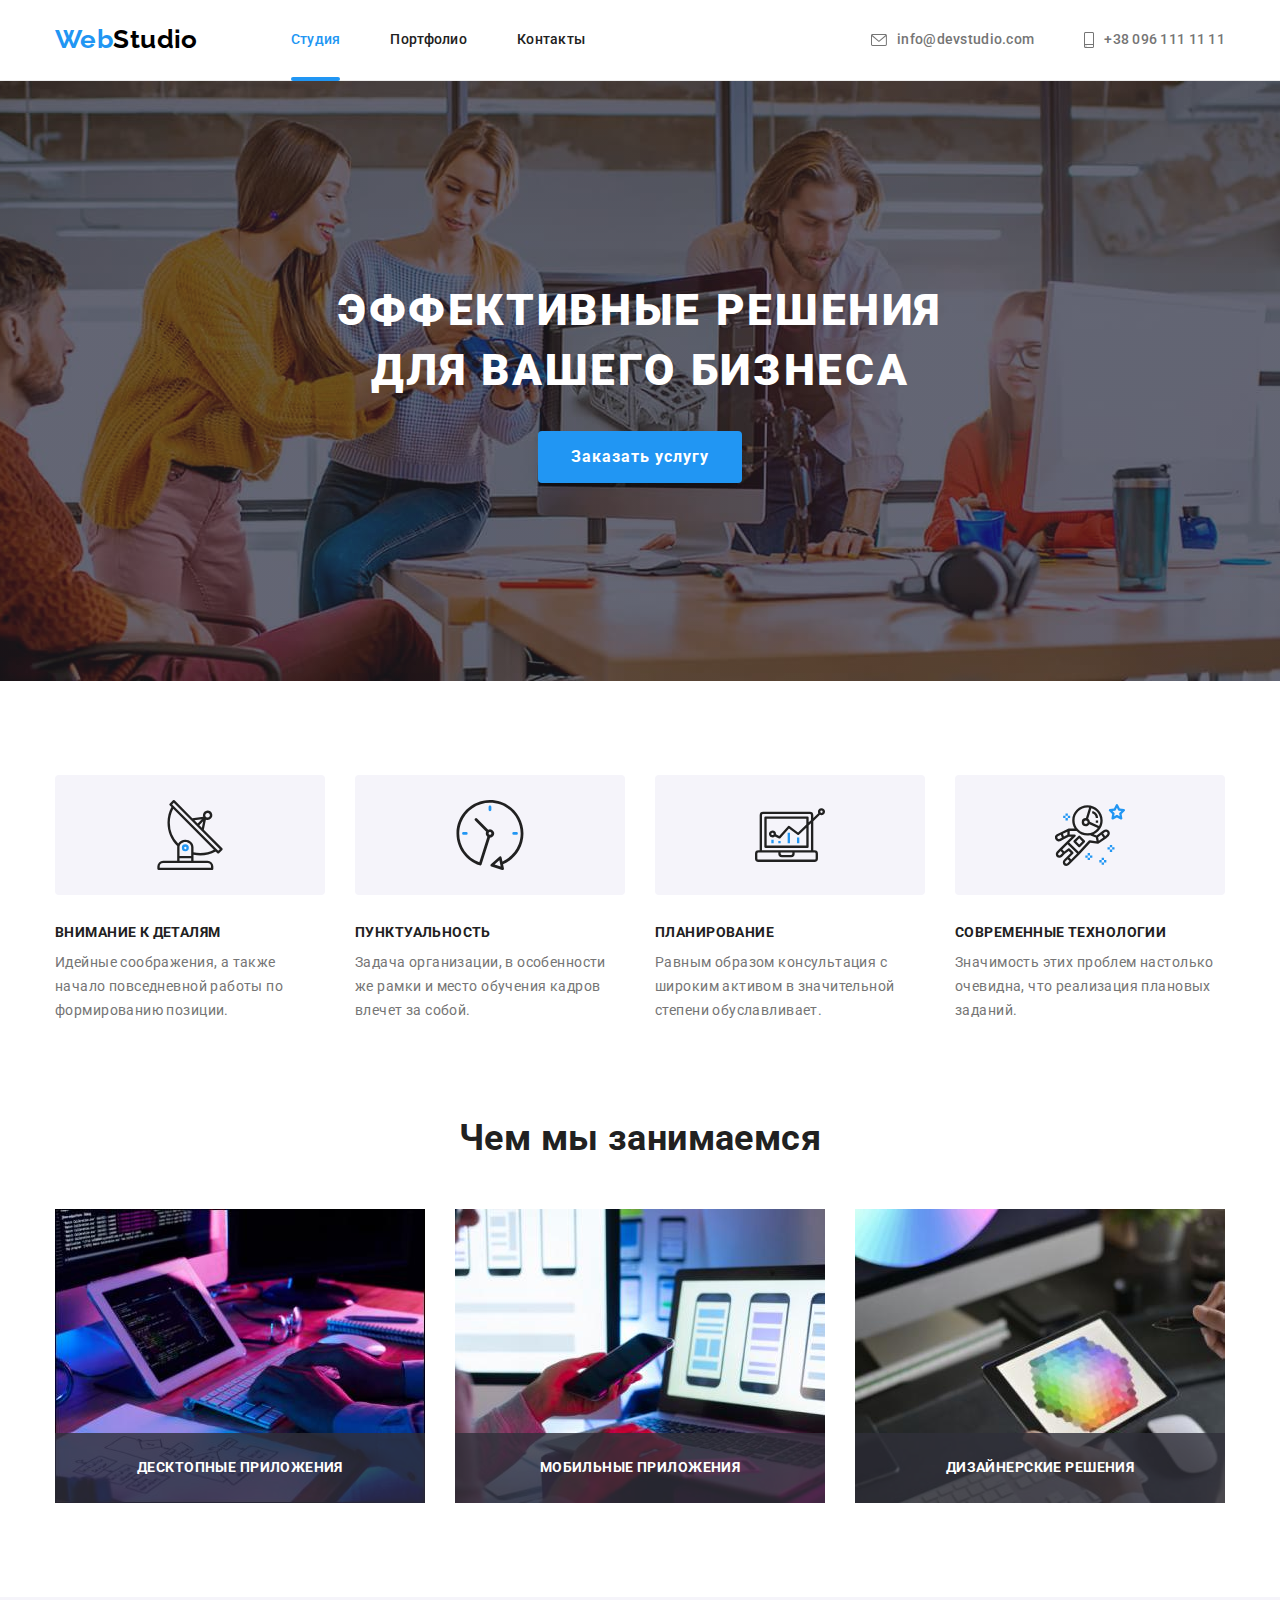
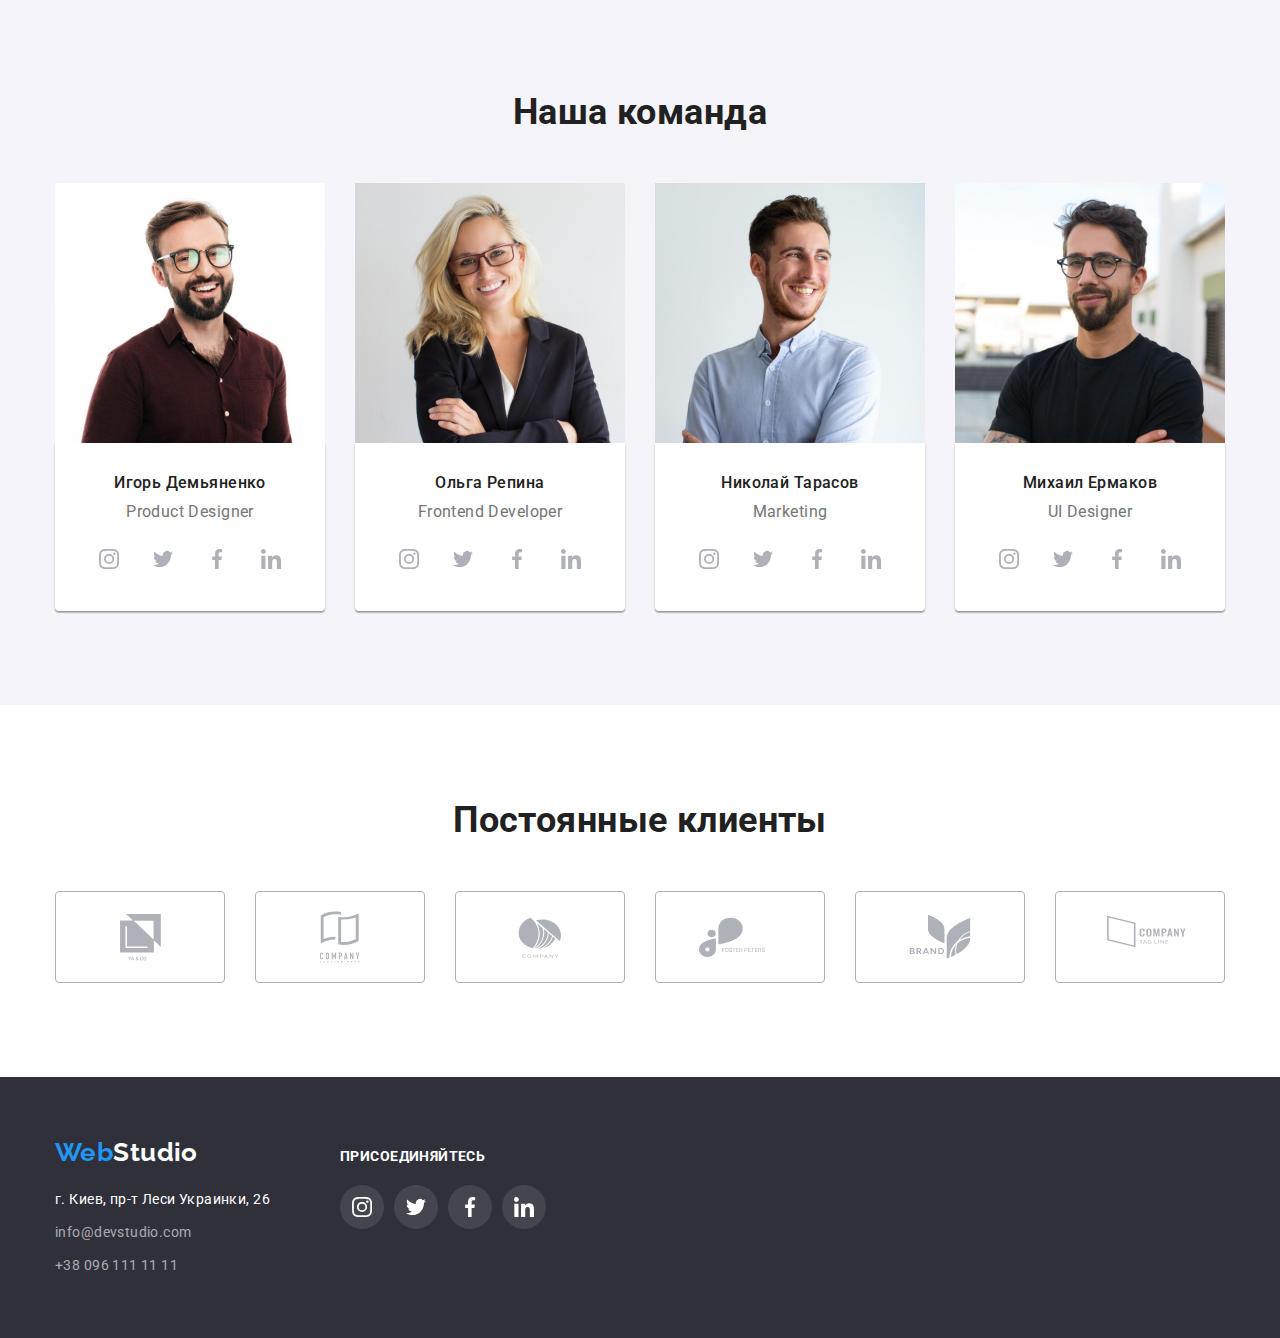
<file: index.html>
<!DOCTYPE html>
<html lang="ru">
  <head>
    <meta charset="UTF-8" />
    <meta name="viewport" content="width=device-width, initial-scale=1.0" />
    <title>Document</title>
    <link rel="preconnect" href="https://fonts.gstatic.com">
    <link href="https://fonts.googleapis.com/css2?family=Raleway:wght@700&family=Roboto:wght@400;500;700;900&display=swap"
      rel="stylesheet">
      <link rel="stylesheet"
        href="https://cdnjs.cloudflare.com/ajax/libs/modern-normalize/1.0.0/modern-normalize.min.css">
    <link rel="stylesheet" href="./css/styles.css">
  </head>
  <body>

    <!-- Шапка сайта -->
    <header class="section-head">
      <div class="container main-nav">
        <nav class="navigate">
          <!-- Лого -->
          <a href="" id="logo" class="logo logo-first">Web<span class="logo logo-second">Studio</span></a>
          <!-- Навигация сайтa -->
          <ul class="site-nav list">
            <li class="item"><a href="./index.html" class="nav current">Студия</a></li>
            <li class="item"><a href="./portfolio.html" class="nav">Портфолио</a></li>
            <li class="item"><a href="#contacts" class="nav">Контакты</a></li>
          </ul>
        </nav>
        <!-- Контакты -->
        <ul class="contacts list">
          <li class="item-contacts">
              <a  href="mailto:info@devstudio.com" class="link">
                <svg class="icon-contacts" width="16" height="12">
                  <use href="./images/icons.svg#icon-envelope"></use>
                </svg>
                info@devstudio.com</a></li>
          <li class="item-contacts">
            <a href="tel:+380961111111" class="link">
              <svg class="icon-contacts" width="10" height="16">
                <use href="./images/icons.svg#icon-smartphone"></use>
              </svg>
              +38 096 111 11 11</a></li>
        </ul>
      </div>
    </header>

    <!-- Hero -->

    <main>
      <section class="hero overlay">
        <div class="container">
          <h1 class="hero-title">Эффективные решения<br> для вашего бизнеса</h1>
          <button class="hero-button" type="button" data-modal-open>Заказать услугу</button>
        </div>
      </section>

      <!-- Sections -->
      <!-- Особенности -->

      <section class="section">
        <div class="container">
          <h2 class="hidden-title">Особенности</h2>
          <ul class="list  feature-list">
            <li class="list-item">
              <div class="icon">
                <svg width="70" height="70">
                  <use href="./images/icons.svg#icon-antenna-1"></use>
                </svg>
              </div>
              <h3 class="title">Внимание к деталям</h3>
              <p>Идейные соображения, а также начало повседневной работы по формированию позиции.</p>
            </li>
            <li class="list-item">
              <div class="icon">
                <svg width="70" height="70">
                  <use href="./images/icons.svg#icon-clock-1"></use>
                </svg>
              </div>
              <h3 class="title">Пунктуальность</h3>
              <p>Задача организации, в особенности же рамки и место обучения кадров влечет за собой.</p>
            </li>
            <li class="list-item">
              <div class="icon">
                <svg width="70" height="70">
                  <use href="./images/icons.svg#icon-diagram-1"></use>
                </svg>
              </div>
              <h3 class="title">Планирование</h3>
              <p>Равным образом консультация с широким активом в значительной степени обуславливает.</p>
            </li>
            <li class="list-item">
              <div class="icon">
                <svg width="70" height="70">
                  <use href="./images/icons.svg#icon-astronaut-1"></use>
                </svg>
              </div>
              <h3 class="title">Современные технологии</h3>
              <p>Значимость этих проблем настолько очевидна, что реализация плановых заданий.</p>
            </li>
          </ul>
        </div>
      </section>

     <!-- Чем мы занимаемся -->

      <section class="section works">
        <div class="container">
          <h2 class="section-title">Чем мы занимаемся</h2>
          <ul class="list works-list">
            <li class="works-item">
              <img src="./images/img1.jpg" alt="программист работает за столом в офисе" width="370" />
              <div class="works-bg">
                <h3 class="works-title">Десктопные приложения</h3>
              </div>
            </li>
            <li class="works-item">
              <img src="./images/img2.jpg" alt="создание интерфейса для мобильных телефонов" width="370" />
              <div class="works-bg">
                <h3 class="works-title">Мобильные приложения</h3>
              </div>
            </li>
            <li class="works-item">
              <img src="./images/img3.jpg" alt="веб-дизайнер с графическим планшетом" width="370" />
              <div class="works-bg">
                <h3 class="works-title">Дизайнерские решения</h3>
              </div>
            </li>
          </ul>
        </div>
      </section>

     <!-- Наша команда -->

      <section class="section team-section">
        <div class="container">
          <h2 class="section-title">Наша команда</h2>
          <ul class="list team-list">
            <li class="item">
              <img src="./images/img4.jpg" alt="Игорь Демьяненко" width="270" />
              <div class="card">
                <h3 class="name">Игорь Демьяненко</h3>
                <p lang="en" class="prof">Product Designer</p>
                <div class="team-links">
                  <ul class="list icon-list">
                    <li class="icons">
                      <a href="" class="team-link"> 
                        <svg class="icon-link" width=20 height=20>
                          <use href="./images/icons.svg#icon-instagram"></use>
                        </svg>
                      </a>
                    </li>
                    <li class="icons">
                      <a href="" class="team-link"> 
                        <svg class="icon-link" width=20 height=20>
                          <use href="./images/icons.svg#icon-twitter"></use>
                        </svg>
                      </a>
                    </li>
                    <li class="icons">
                      <a href="" class="team-link"> 
                        <svg class="icon-link" width=20 height=20>
                          <use href="./images/icons.svg#icon-facebook"></use>
                        </svg>
                      </a>
                    </li>
                    <li class="icons">
                      <a href="" class="team-link"> 
                        <svg class="icon-link" width=20 height=20>
                          <use href="./images/icons.svg#icon-linkedin"></use>
                        </svg>
                      </a>
                    </li>
                  </ul>
                </div>
              </div>
            </li>
            <li class="item">
              <img src="./images/img5.jpg" alt="Ольга Репина" width="270" />
              <div class="card">
                <h3 class="name">Ольга Репина</h3>
                <p lang="en" class="prof">Frontend Developer</p>
                <div class="team-links">
                  <ul class="list icon-list">
                    <li class="icons">
                      <a href="" class="team-link"> 
                        <svg class="icon-link" width=20 height=20>
                          <use href="./images/icons.svg#icon-instagram"></use>
                        </svg>
                      </a>
                    </li>
                    <li class="icons">
                      <a href="" class="team-link"> 
                        <svg class="icon-link" width=20 height=20>
                          <use href="./images/icons.svg#icon-twitter"></use>
                        </svg>
                      </a>
                    </li>
                    <li class="icons">
                      <a href="" class="team-link"> 
                        <svg class="icon-link" width=20 height=20>
                          <use href="./images/icons.svg#icon-facebook"></use>
                        </svg>
                      </a>
                    </li>
                    <li class="icons">
                      <a href="" class="team-link"> 
                        <svg class="icon-link" width=20 height=20>
                          <use href="./images/icons.svg#icon-linkedin"></use>
                        </svg>
                      </a>
                    </li>
                  </ul>
                </div>
              </div>
            </li>
            <li class="item">
              <img src="./images/img6.jpg" alt="Николай Тарасов" width="270" />
              <div class="card">
                <h3 class="name">Николай Тарасов</h3>
                <p lang="en" class="prof">Marketing</p>
                <div class="team-links">
                  <ul class="list icon-list">
                    <li class="icons">
                      <a href="" class="team-link"> 
                        <svg class="icon-link" width=20 height=20>
                          <use href="./images/icons.svg#icon-instagram"></use>
                        </svg>
                      </a>
                    </li>
                    <li class="icons">
                      <a href="" class="team-link"> 
                        <svg class="icon-link" width=20 height=20>
                          <use href="./images/icons.svg#icon-twitter"></use>
                        </svg>
                      </a>
                    </li>
                    <li class="icons">
                      <a href="" class="team-link"> 
                        <svg class="icon-link" width=20 height=20>
                          <use href="./images/icons.svg#icon-facebook"></use>
                        </svg>
                      </a>
                    </li>
                    <li class="icons">
                      <a href="" class="team-link"> 
                        <svg class="icon-link" width=20 height=20>
                          <use href="./images/icons.svg#icon-linkedin"></use>
                        </svg>
                      </a>
                    </li>
                  </ul>
                </div>
              </div>
            </li>
            <li class="item">
              <img src="./images/img7.jpg" alt="Михаил Ермаков" width="270" />
              <div class="card">
                <h3 class="name">Михаил Ермаков</h3>
                <p lang="en" class="prof">UI Designer</p>
                <div class="team-links">
                  <ul class="list icon-list">
                    <li class="icons">
                      <a href="" class="team-link"> 
                        <svg width=20 height=20>
                          <use href="./images/icons.svg#icon-instagram"></use>
                        </svg>
                      </a>
                    </li>
                    <li class="icons">
                      <a href="" class="team-link"> 
                        <svg width=20 height=20>
                          <use href="./images/icons.svg#icon-twitter"></use>
                        </svg>
                      </a>
                    </li>
                    <li class="icons">
                      <a href="" class="team-link"> 
                        <svg width=20 height=20>
                          <use href="./images/icons.svg#icon-facebook"></use>
                        </svg>
                      </a>
                    </li>
                    <li class="icons">
                      <a href="" class="team-link"> 
                        <svg width=20 height=20>
                          <use href="./images/icons.svg#icon-linkedin"></use>
                        </svg>
                      </a>
                    </li>
                  </ul>
                </div>
              </div>
            </li>
          </ul>
        </div>
      </section>

      <!-- Наши клиенты -->

      <section class="section our-clients-section">
        <div class="container">
          <h2 class="section-title">Постоянные клиенты</h2>
          <div class="our-clients">
            <ul class="list clients">
              <li class="client">
                <a href="" class="clients-link">
                  <svg width=41 height=46.7>
                    <use href="./images/icons.svg#icon-group1"></use>
                  </svg>
                </a>
              </li>
              <li class="client">
                <a href="" class="clients-link">
                  <svg width=40 height=52>
                    <use href="./images/icons.svg#icon-group2"></use>
                  </svg>
                </a>
              </li>
              <li class="client">
                <a href="" class="clients-link">
                  <svg width=43.46 height=41.18>
                    <use href="./images/icons.svg#icon-group3"></use>
                  </svg>
                </a>
              </li>
              <li class="client">
                <a href="" class="clients-link">
                  <svg width=84.44 height=40.62>
                    <use href="./images/icons.svg#icon-group4"></use>
                  </svg>
                </a>
              </li>
              <li class="client">
                <a href="" class="clients-link">
                  <svg width=62.54 height=45.43>
                    <use href="./images/icons.svg#icon-group5"></use>
                  </svg>
                </a>
              </li>
              <li class="client">
                <a href="" class="clients-link">
                  <svg width=93.79 height=43.93>
                    <use href="./images/icons.svg#icon-group6"></use>
                  </svg>
                </a>
              </li>
            </ul>
          </div>
        </div>
      </section>
    </main>

     <!-- Подвал сайта -->
  <footer class="footer-section">
    <div class="container footer-container">
      <div class="footer-address">
          <!-- Лого -->
        <a href="#logo" class="logo bottom-logo">Web<span class="logo logo-third">Studio</span></a>
        <!-- Адрес -->
        <address class="address-list">
          <ul class="list">
            <li class="par">
              <p>г. Киев, пр-т Леси Украинки, 26</p>
            </li>
            <li class="par" id="contacts"><a href="mailto:info@devstudio.com" class="ad-res">info@devstudio.com</a></li>
            <li><a href="tel:+380961111111" class="ad-res">+38 096 111 11 11</a></li>
          </ul>
        </address>
      </div>
      <div class="footer-links">
        <h1 class="footer-title">Присоединяйтесь</h1>
        <ul class="list icon-list">
          <li class="icons">
            <a href="" class="i-link"> 
              <svg width=20 height=20>
                <use href="./images/icons.svg#icon-instagram"></use>
              </svg>
            </a>
          </li>
          <li class="icons">
            <a href="" class="i-link"> 
              <svg width=20 height=20>
                <use href="./images/icons.svg#icon-twitter"></use>
              </svg>
            </a>
          </li>
          <li class="icons">
            <a href="" class="i-link"> 
              <svg width=20 height=20>
                <use href="./images/icons.svg#icon-facebook"></use>
              </svg>
            </a>
          </li>
          <li class="icons">
            <a href="" class="i-link"> 
              <svg width=20 height=20>
                <use href="./images/icons.svg#icon-linkedin"></use>
              </svg>
            </a>
          </li>
        </ul>
      </div>
    </div>
  </footer>
  
      <!-- Modal window -->

      <div class="backdrop is-hidden" data-modal>
        <div class="modal">
          <button class="bg-close" data-modal-close>
            <svg width="11" height="11">
              <use href="./images/icons.svg#icon-close">
              </use>
            </svg>
          </button>
        </div>
      </div>

  <script src="./js/modal.js"></script>

  </body>
</html>
</file>
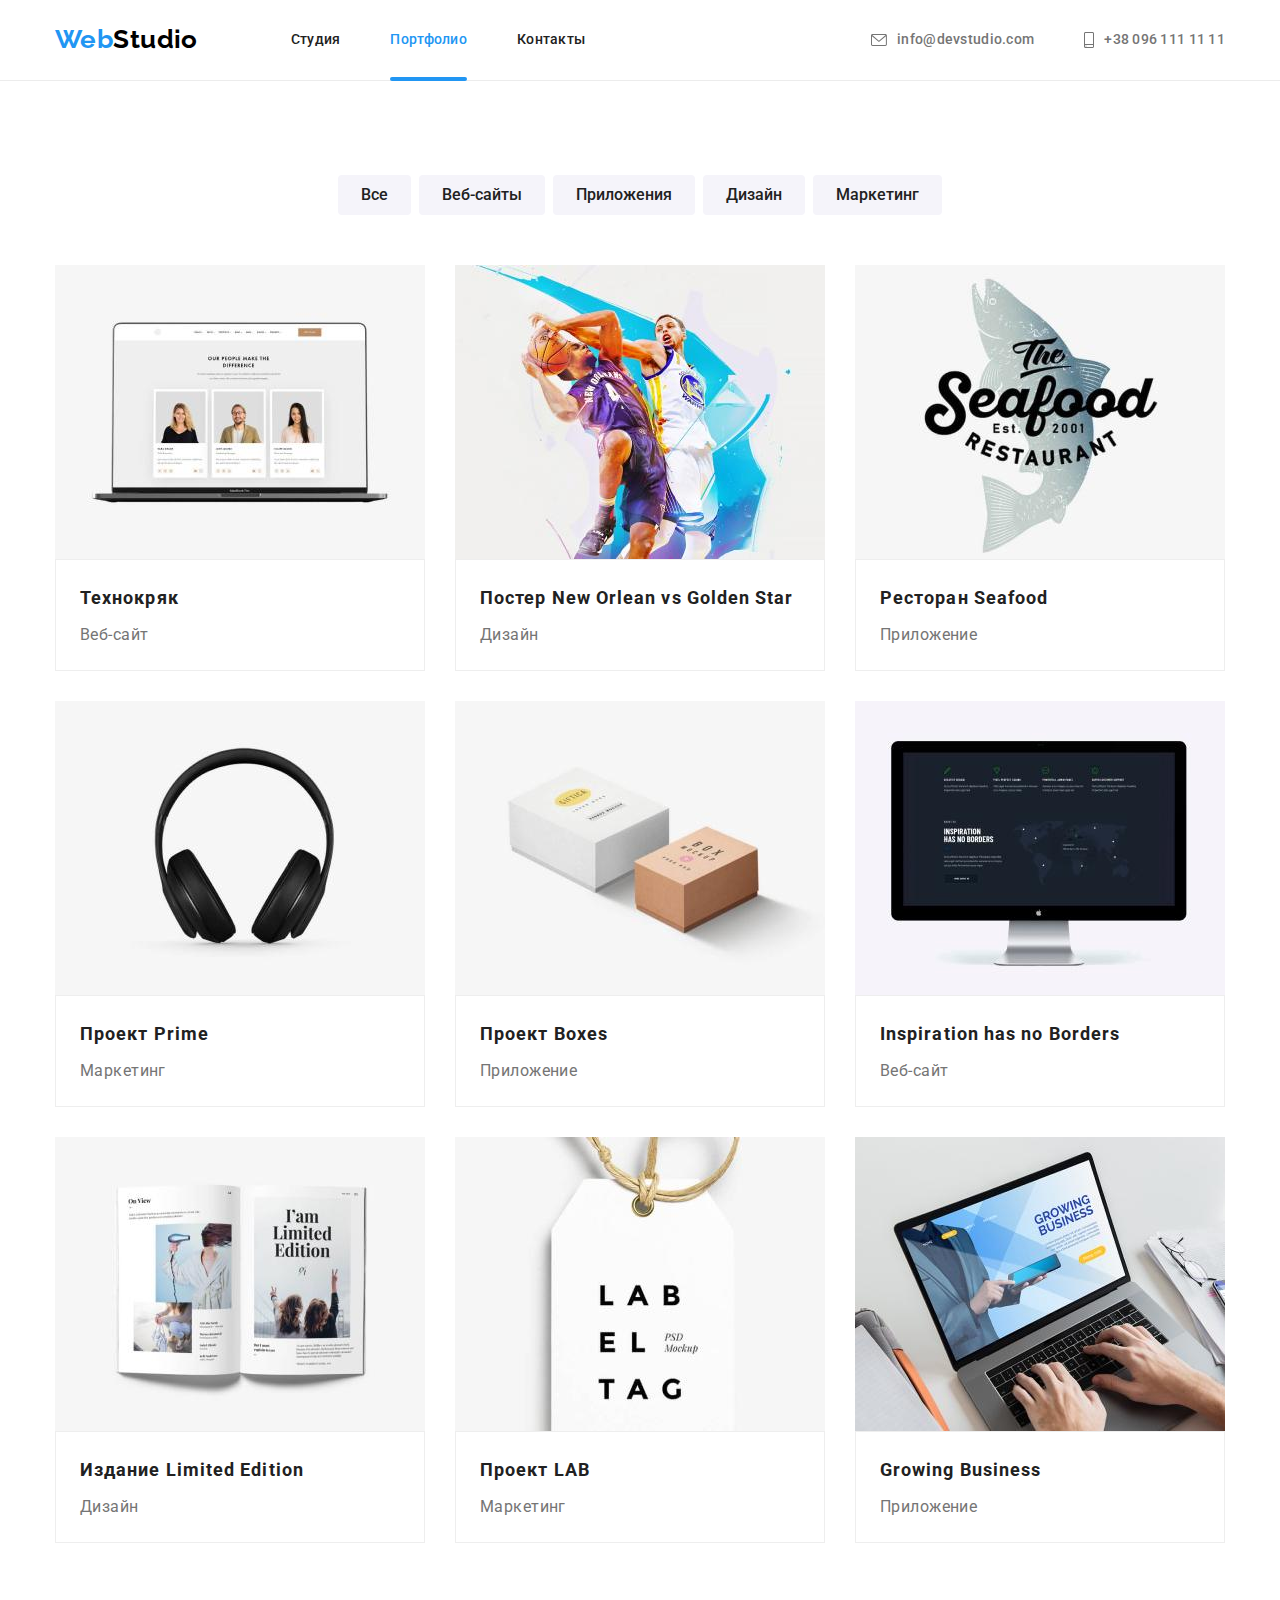
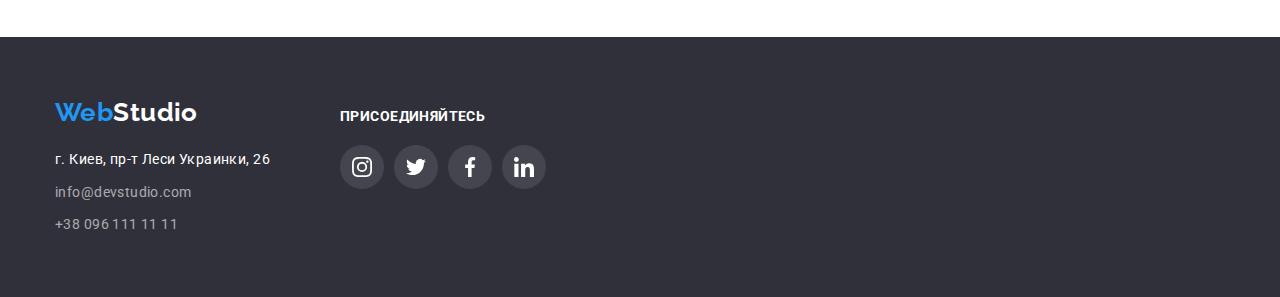
<file: portfolio.html>
<!DOCTYPE html>
<html lang="en">
<head>
  <meta charset="UTF-8">
  <meta http-equiv="X-UA-Compatible" content="IE=edge">
  <meta name="viewport" content="width=device-width, initial-scale=1.0">
  <title>Document</title>
  <link rel="preconnect" href="https://fonts.gstatic.com">
  <link href="https://fonts.googleapis.com/css2?family=Raleway:wght@700&family=Roboto:wght@400;500;700;900&display=swap"
    rel="stylesheet">
    <link rel="stylesheet"
        href="https://cdnjs.cloudflare.com/ajax/libs/modern-normalize/1.0.0/modern-normalize.min.css">
  <link rel="stylesheet" href="./css/styles.css">
</head>
<body>

 <!-- Шапка сайта -->
 <header class="section-head">
  <div class="container main-nav">
    <nav class="navigate">
      <!-- Лого -->
      <a href="" id="logo" class="logo logo-first">Web<span class="logo logo-second">Studio</span></a>
      <!-- Навигация сайтa -->
      <ul class="site-nav list">
        <li class="item"><a href="./index.html" class="nav">Студия</a></li>
        <li class="item"><a href="./portfolio.html" class="nav current">Портфолио</a></li>
        <li class="item"><a href="#contacts" class="nav">Контакты</a></li>
      </ul>
    </nav>
     <!-- Контакты -->
     <ul class="contacts list">
      <li class="item-contacts">
          <a  href="mailto:info@devstudio.com" class="link">
            <svg class="icon-contacts" width="16" height="12">
              <use href="./images/icons.svg#icon-envelope"></use>
            </svg>
            info@devstudio.com</a></li>
      <li class="item-contacts">
        <a href="tel:+380961111111" class="link">
          <svg class="icon-contacts" width="10" height="16">
            <use href="./images/icons.svg#icon-smartphone"></use>
          </svg>
          +38 096 111 11 11</a></li>
    </ul>
  </div>
</header>


  <!-- Section -->

  <main>
    <section class="section">
      <div class="container portfolio">
        <h1 class="hidden-title"> Наши работы </h1>

        <!-- Список кнопок -->
        <ul class="list buttons">
          <li class="item"><button class="button" type="button">Все</button></li>
          <li class="item"><button  class="button" type="button">Веб-сайты</button></li>
          <li class="item"><button  class="button" type="button">Приложения</button></li>
          <li class="item"><button  class="button" type="button">Дизайн</button></li>
          <li class="item"><button  class="button" type="button">Маркетинг</button></li>
        </ul>
            
        <!-- Список работ -->
        <ul class="list flex-container">
          <li class="flex-element">
            <a href="" class="flex">
              <div  class="overlay-portfolio">
                <img src="./images/img8.jpg" alt="Страница сайта на экране ноутбука" width="370"/>
                <p class="info">Технокряк это современная площадка распространения коронавируса. Компании используют эту платформу для цифрового шпионажа и атак на защищённые сервера конкурентов.</p>
              </div>
              <div class="flex-list">
                <h2 class="project">Технокряк</h2>
                <p class="sort">Веб-сайт</p>
              </div>
            </a>
          </li>
          <li class="flex-element">
            <a href="" class="flex">
              <div  class="overlay-portfolio">
                <img src="./images/img9.jpg" alt="Два баскетболиста на постере" width="370" />
                <p class="info">Технокряк это современная площадка распространения коронавируса. Компании используют эту платформу для цифрового шпионажа и атак на защищённые сервера конкурентов.</p>
              </div>
              <div class="flex-list">
                <h2 class="project">Постер New Orlean vs Golden Star</h2>
                <p class="sort">Дизайн</p>
              </div>
            </a>
          </li>
          <li class="flex-element">
            <a href="" class="flex">
              <div  class="overlay-portfolio">
                <img src="./images/img10.jpg" alt="Лого ресторана на фоне акулы" width=370"" />
                <p class="info">Технокряк это современная площадка распространения коронавируса. Компании используют эту платформу для цифрового шпионажа и атак на защищённые сервера конкурентов.</p>
              </div>
              <div class="flex-list">
                <h2 class="project">Ресторан Seafood</h2>
                <p class="sort">Приложение</p>
              </div>
            </a>
          </li>
          <li class="flex-element">
            <a href="" class="flex">
              <div  class="overlay-portfolio">
                <img src="./images/img11.jpg" alt="Наушники" width="370" />
                <p class="info">Технокряк это современная площадка распространения коронавируса. Компании используют эту платформу для цифрового шпионажа и атак на защищённые сервера конкурентов.</p>
              </div>
              <div class="flex-list">
                <h2 class="project">Проект Prime</h2>
                <p class="sort">Маркетинг</p>
              </div>
            </a>
          </li>
          <li class="flex-element">
            <a href="" class="flex">
              <div  class="overlay-portfolio">
                <img src="./images/img12.jpg" alt="Коробки" width="370" />
                <p class="info">Технокряк это современная площадка распространения коронавируса. Компании используют эту платформу для цифрового шпионажа и атак на защищённые сервера конкурентов.</p>
              </div>
              <div class="flex-list">
                <h2 class="project">Проект Boxes</h2>
                <p class="sort">Приложение</p>
              </div>
            </a>
          </li>
          <li class="flex-element">
            <a href="" class="flex">
              <div  class="overlay-portfolio">
                <img src="./images/img13.jpg" alt="Монитор" width="370" />
                <p class="info">Технокряк это современная площадка распространения коронавируса. Компании используют эту платформу для цифрового шпионажа и атак на защищённые сервера конкурентов.</p>
              </div>
              <div class="flex-list">
                <h2 class="project">Inspiration has no Borders</h2>
                <p class="sort">Веб-сайт</p>
              </div>
            </a>
          </li>
          <li class="flex-element">
            <a href="" class="flex">
              <div  class="overlay-portfolio">
                <img src="./images/img14.jpg" alt="Журнал" width="370" />
                <p class="info">Технокряк это современная площадка распространения коронавируса. Компании используют эту платформу для цифрового шпионажа и атак на защищённые сервера конкурентов.</p>
              </div>
              <div class="flex-list">
                <h2 class="project">Издание Limited Edition</h2>
                <p class="sort">Дизайн</p>
              </div>
            </a>
          <li class="flex-element">
            <a href="" class="flex">
              <div  class="overlay-portfolio">
                <img src="./images/img15.jpg" alt="Лейбл" width="370" />
                <p class="info">Технокряк это современная площадка распространения коронавируса. Компании используют эту платформу для цифрового шпионажа и атак на защищённые сервера конкурентов.</p>
              </div>
              <div class="flex-list">
                <h2 class="project">Проект LAB</h2>
                <p class="sort">Маркетинг</p>
              </div>
            </a>
          </li>
          <li class="flex-element">
            <a href="" class="flex">
              <div  class="overlay-portfolio">
                <img src="./images/img16.jpg" alt="Пользование приложением на ноутбуке" width="370" />
                <p class="info">Технокряк это современная площадка распространения коронавируса. Компании используют эту платформу для цифрового шпионажа и атак на защищённые сервера конкурентов.</p>
              </div>
              <div class="flex-list">
                <h2 class="project">Growing Business</h2>
                <p class="sort">Приложение</p>
              </div>
            </a>
          </li>
        </ul>
      </div>
    </section>
  </main>

  <!-- Подвал сайта -->
  <footer class="footer-section">
    <div class="container footer-container">
      <div class="footer-address">
          <!-- Лого -->
        <a href="#logo" class="logo bottom-logo">Web<span class="logo logo-third">Studio</span></a>
        <!-- Адрес -->
        <address class="address-list">
          <ul class="list">
            <li class="par">
              <p>г. Киев, пр-т Леси Украинки, 26</p>
            </li>
            <li class="par" id="contacts"><a href="mailto:info@devstudio.com" class="ad-res">info@devstudio.com</a></li>
            <li><a href="tel:+380961111111" class="ad-res">+38 096 111 11 11</a></li>
          </ul>
        </address>
      </div>
      <div class="footer-links">
        <h1 class="footer-title">Присоединяйтесь</h1>
        <ul class="list icon-list">
          <li class="icons">
            <a href="" class="i-link"> 
              <svg class="icon-link" width=20 height=20>
                <use href="./images/icons.svg#icon-instagram"></use>
              </svg>
            </a>
          </li>
          <li class="icons">
            <a href="" class="i-link"> 
              <svg class="icon-link" width=20 height=20>
                <use href="./images/icons.svg#icon-twitter"></use>
              </svg>
            </a>
          </li>
          <li class="icons">
            <a href="" class="i-link"> 
              <svg class="icon-link" width=20 height=20>
                <use href="./images/icons.svg#icon-facebook"></use>
              </svg>
            </a>
          </li>
          <li class="icons">
            <a href="" class="i-link"> 
              <svg class="icon-link" width=20 height=20>
                <use href="./images/icons.svg#icon-linkedin"></use>
              </svg>
            </a>
          </li>
        </ul>
      </div>
    </div>
  </footer>
</body>
</html>
</file>
<file: css/styles.css>
:root {
  --primary-text-color: #757575;
  --title-text-color: #212121;
  --accent-color: #2196f3;
  --second-accent-color: #188CE8;
  --background-footer-color: #2f303a;
  --contacts-footer-color: rgba(255, 255, 255, 0.6);
  --white-color: #ffffff;
  --black-color: #000000;
  --button-background-color: #f5f4fa;
  --button-shadow: 0px 3px 1px rgba(0, 0, 0, 0.1), 0px 1px 2px rgba(0, 0, 0, 0.08), 0px 2px 2px rgba(0, 0, 0, 0.12);
  --primary-background-color: #ffffff;
  --border-top-color: #ECECEC;
  --border-portfolio-color: #EEEEEE;
  --shadow-color: 0px 1px 3px rgba(0, 0, 0, 0.12), 0px 1px 1px rgba(0, 0, 0, 0.14), 0px 2px 1px rgba(0, 0, 0, 0.2);
  --background-hero-color: #c4c4c4;
  --gradient: rgba(47, 48, 58, 0.4);
  --portfolio-shadow: 0px 1px 1px rgba(0, 0, 0, 0.12), 0px 4px 4px rgba(0, 0, 0, 0.06), 1px 4px 6px rgba(0, 0, 0, 0.16);
  --hero-button-shadow: 0px 4px 4px rgba(0, 0, 0, 0.15);
  --icon-color: #AFB1B8;
  --works-bg-color:  rgba(47, 48, 58, 0.8);
  --info-bg-color: rgba(33, 150, 243, 0.9);
  --bg-backdrop:  rgba(0, 0, 0, 0.2);
  
}

html {
  box-sizing: border-box;
}

*,
*::before,
*::after {
  box-sizing: inherit;
}

body {
  margin: 0;
  background-color: var(--primary-background-color);
  color: var(--primary-text-color);

  font-family: Roboto, sans-serif;
  font-size: 14px;
  line-height: 1.71;
  letter-spacing: 0.03em;
}

/* Container */

.container {
  margin:0 auto;
  width: 1200px;
  padding-left: 15px;
  padding-right: 15px;
}

/* Отмена значков ненумерованного списка, отмена падингов и маржинов */

.list {
  list-style: none;

  margin: 0;
  padding: 0;
}

/* Header */

.section-head {
  border-bottom: 1px solid var(--border-top-color);
}

/* logo */

.logo {
  display: inline-block;

  color: var(--accent-color);

  font-family: Raleway, sans-serif;
  font-weight: 700;
  font-size: 26px;
  line-height: 1.19;
  text-decoration: none;
}

.logo-second {
  color: var(--black-color);

  padding-top: 24px;
  padding-bottom: 25px;
}

.logo-third {
  color: var(--white-color);
}

/* main-nav */

.main-nav {
  display: flex;
  align-items: center;
}

.navigate {
  display: flex;
}

.site-nav {
  display: flex;
  margin-left: 93px;
}

.site-nav .nav {
  display: inline-block;
  color: var(--title-text-color);
}

.site-nav .item + .item {
  margin-left: 50px;
}

.contacts .link {
  color:currentColor;
}

.contacts {
  display: flex;
  margin-left: auto;
} 

.icon-contacts {
  display: inline-block;
  margin-right: 10px;
  fill: currentColor;

  transition: fill 250ms cubic-bezier(0.4, 0, 0.2, 1);
}

.icon-contacts:hover {
  fill: var(--accent-color);
}

.contacts .item-contacts + .item-contacts  {
  margin-left: 50px;
}

/* nav and contacts */

.site-nav .nav,
.contacts .link {
  display: flex;
  font-weight: 500;
  line-height: 1.14;
  letter-spacing: 0.02em;
  text-decoration: none;
  align-items: center;
}

.site-nav .nav,
.item-contacts .link {
  padding-bottom: 32px;
  padding-top: 32px;

  transition: color 250ms cubic-bezier(0.4, 0, 0.2, 1);
}

/* nav and contacts hover and focus */

.site-nav .nav:hover,
.site-nav .nav:focus,
.site-nav .nav.current,
.item-contacts .link:hover,
.item-contacts .link:focus {
  color: var(--accent-color);
}

.nav.current {
  position: relative;
}

.nav.current::after {
  content: '';

  position: absolute;
  left: 0;
  bottom: -1px;

  display: block;
  width: 100%;
  height: 4px;
  border-radius: 2px;
  background-color: var(--accent-color);
}
/* main index.html */
/* hero */

.hero {
  background-color: var(--background-hero-color);
  
  padding-top: 200px;
  padding-bottom: 200px;
  text-align: center;
}

.overlay {
  max-width: 1600px;
  height: 600px;
  margin-left: auto;
  margin-right: auto;
  background-image: linear-gradient(
    var(--gradient),
    var(--gradient)
  ),
   url(../images/hero.jpg);
  background-repeat: no-repeat;
  background-position: center;
}

.hero-title {
  margin: 0;
  margin-bottom: 30px;

  color: var(--white-color);

  font-weight: 900;
  font-size: 44px;
  line-height: 1.36;
  letter-spacing: 0.06em;
  text-transform: uppercase;
}

/* button */

.hero-button {
  border-radius: 4px;
  padding: 10px 32px;
  border: 1px solid transparent;

  background-color: var(--accent-color);
  color: var(--white-color);
  box-shadow: var(--hero-button-shadow);

  font-family: inherit;
  font-weight: 700;
  font-size: 16px;
  line-height: 1.87;
  align-items: center;
  text-align: center;
  letter-spacing: 0.06em;
  display: inline-block;
  cursor: pointer;

  transition: background-color 250ms cubic-bezier(0.4, 0, 0.2, 1);
}

.hero-button:hover,
.hero-button:focus {
  background-color: var(--second-accent-color);
  box-shadow: var(--hero-button-shadow);
  color: var(--white-color);
}

/* sections */

.section{

  padding-top: 94px;
}

/* icons */

.icon {
  fill: var(--title-text-color);
  background-color: var(--button-background-color);

  width: 270px;
  height: 120px;
  margin-bottom: 30px;
  /* padding: 25px 100px; */
  border-radius: 4px;

  display: flex;
  justify-content: center;
  align-items: center;
}

/* section, feature-list */

.feature-list {
  display: flex;
  flex-wrap: wrap;
}

.feature-list .list-item {
  width: 270px;
}

.feature-list .list-item + .list-item {
  margin-left: 30px;
}

/* titles */

.hidden-title {
  position: absolute;
  width: 1px;
  height: 1px;
  margin: -1px;
  border: 0;
  padding: 0;
  clip: rect(0 0 0 0);
  overflow: hidden;
}

.section-title {
  margin: 0;
  margin-bottom: 50px;


  color: var(--title-text-color);

  font-weight: 700;
  font-size: 36px;
  line-height: 1.17;
  text-align: center;
}

.title {
  margin: 0;
  margin-bottom: 10px;

  color: var(--title-text-color);

  font-weight: 700;
  font-size: 14px;
  line-height: 1.14;
  text-transform: uppercase;
}

p{
  margin: 0;
}

/* works section */

.works{
  padding-bottom: 94px;
}

.works-list {
  display: flex;
  flex-wrap: wrap;
}

.works-list .works-item + .works-item {
  margin-left: 30px;
}

.works-item {
  position: relative;
}

.works-title {
  color: var(--white-color);

  font-weight: 700;
  font-size: 14px;
  line-height: 1.14;
  text-align: center;
  letter-spacing: 0.03em;
  text-transform: uppercase;
  margin: 0;
}

.works-bg {
  background-color: var(--works-bg-color);

  width: 370px;
  height: 70px;
  padding-top: 27px;
  padding-bottom: 27px;
  align-items: center;

  position: absolute;
  bottom: 0;
}

/* team section */

.team-section {
  background-color: var(--button-background-color);

  padding-bottom: 94px;
}

.team-list {
  display: flex;
  flex-wrap: wrap;
}

.team-list .item + .item {
  margin-left: 30px;
}

/* team cards */

.card {
  background-color: var(--white-color);
  box-shadow:var(--shadow-color);
  border-radius: 0px 0px 4px 4px;

  text-align: center;
  padding-top: 30px;
  padding-bottom: 30px;
}

.name {
  margin: 0;
  margin-bottom: 10px;

  color: var(--title-text-color);

  font-weight: 500;
}

.name,
.prof {
  font-size: 16px;
  line-height: 1.19;
}

img {
  display: block;
}

.team-links {
  margin: 16px 32px 0px 32px;
}
 
.team-link {
  display: inline-block;

  background-color: var(--white-color);
  fill: var(--icon-color);

  border-radius: 50%;
  padding: 12px;
  width: 44px;
  height: 44px;

  transition: background-color 250ms cubic-bezier(0.4, 0, 0.2, 1), fill 250ms cubic-bezier(0.4, 0, 0.2, 1);
}

.team-link:hover,
.team-link:focus {
  background-color: var(--accent-color);
  fill: var(--white-color);
}

/* our clients section */

.our-clients-section {
  padding-bottom: 94px;
}

.our-clients {
  display: flex;
}

.clients {
  display: flex;
}

.client + .client {
  margin-left: 30px;
}

.clients-link {
  display: flex;
  justify-content: center;
  align-items: center;

  fill: var(--icon-color);
  border: 1px solid var(--icon-color);

  border-radius: 4px;
  width: 170px;
  height: 92px;
  padding: 16px 32px;

  transition: border 250ms cubic-bezier(0.4, 0, 0.2, 1), fill 250ms cubic-bezier(0.4, 0, 0.2, 1);
}

.clients-link:hover,
.clients-link:focus {
  fill: var(--accent-color);
  border: 1px solid var(--accent-color);
}

/* footer */

.footer-section {
  padding-top: 60px;
  padding-bottom: 60px;
 
  background-color: var(--background-footer-color);
}

.bottom-logo {
  display: inline-block;
  margin-bottom: 20px;
}

.address-list {
  color: var(--white-color);
  font-style: normal;
}

.address-list .ad-res {
  color: var(--contacts-footer-color);

  text-decoration: none;

  transition: color 250ms cubic-bezier(0.4, 0, 0.2, 1);
}

.address-list .ad-res:hover,
.address-list .ad-res:focus {
  color: var(--accent-color);
}

.par {
  margin-bottom: 9px;
}

/* Footer container */

.footer-container{
  display: flex;
}

.footer-address {
  display: flex;
  flex-direction: column;
}

.footer-links {
  display: flex;
  flex-direction: column;
  margin-left: 70px;
  margin-top: 12px;
}

.footer-title{
  color: var(--white-color);

  text-transform: uppercase;

  font-weight: 700;
  font-size: 14px;
  line-height: 1.14;
  letter-spacing: 0.03em;

  margin:0;
  margin-bottom: 20px;
}

.icon-list {
  display: flex;
}

.i-link {
  display: inline-block;
  align-items: flex-start;

  fill: var(--white-color);
  background-color: rgba(255, 255, 255, 0.1);

  border-radius: 50%;
  padding: 12px;
  width: 44px;
  height: 44px;

  transition: background-color 250ms cubic-bezier(0.4, 0, 0.2, 1);
}

.i-link:hover,
.i-link:focus {
  background-color: var(--accent-color);
}

.icons + .icons {
  margin-left: 10px;
}

/* main portfolio.html */

/* Buttons */

.button {
  display: inline-block;
  border-radius: 4px;
  padding: 6px 22px;
  border: 1px solid transparent;

  background-color: var(--button-background-color);
  color: var(--title-text-color);

  font-family: inherit;
  font-weight: 500;
  font-size: 16px;
  line-height: 1.62;
  text-align: center;

  cursor: pointer;

  transition: background-color 250ms cubic-bezier(0.4, 0, 0.2, 1), color 250ms cubic-bezier(0.4, 0, 0.2, 1), box-shadow 250ms  cubic-bezier(0.4, 0, 0.2, 1);
}

.button:hover,
.button:focus {
  background-color: var(--accent-color);
  color: var(--white-color);
  box-shadow: var(--button-shadow);
}

.buttons {
  margin-bottom: 50px;

  display: flex;
  flex-wrap: wrap;
  justify-content: center;
}

.buttons .item + .item {
  margin-left: 8px;
}

/* portfolio */

.portfolio {
  align-items: center;
}

/* Упорядочивание карточек на странице */

.flex-container {
  display: flex;
  flex-wrap: wrap;

  margin-bottom: 94px;
}

.flex-element {
  width: calc((100% - 60 px) / 3);
  /* width: 370px; */
  margin-right: 30px;
  margin-bottom: 30px;
}

.flex-element:nth-child(3n) {
  margin-right: 0;
}

.flex-element:nth-last-child(-n + 3) {
  margin-bottom: 0;
}

.flex {
  display: inline-block;
  text-decoration: none;
  color: currentColor;

  width: 370px;

  transition: box-shadow  250ms cubic-bezier(0.4, 0, 0.2, 1), opacity 250ms cubic-bezier(0.4, 0, 0.2, 1);
}

.flex:hover,
.flex:focus {
  box-shadow: var(--portfolio-shadow);
}

/*  Содержание карточек */

.flex-list {
  background-color: var(--white-color);
  padding: 20px 24px;
  border: 1px solid var(--border-portfolio-color)
}

.project {
  margin: 0;
  margin-bottom: 4px;

  color: var(--title-text-color);

  font-weight: 700;
  font-size: 18px;
  line-height: 2;
  letter-spacing: 0.06em;
}

.sort {
  font-size: 16px;
  line-height: 1.87;
}

/* portfolio overlay */

.overlay-portfolio {
  position: relative;
  overflow: hidden;
}

.info {
  color: var(--white-color);

  font-weight: 400;
  font-size: 18px;
  line-height: 1.56;
  letter-spacing: 0.03em;

  padding: 63px 24px;
}

.overlay-portfolio::before {
  display: inline-block;
  content: '';

  background-color: var(--info-bg-color);

  width: 100%;
  height: 100%;
}

.overlay-portfolio::before,
.info {
  position: absolute;

  top: 0;
  left: 0;
  opacity: 0;
  transform: translateY(100%);
  transition: transform 250ms cubic-bezier(0.4, 0, 0.2, 1), opacity 250ms cubic-bezier(0.4, 0, 0.2, 1);
}

.flex:hover .info ,
.flex:focus .info,
.flex:hover .overlay-portfolio::before,
.flex:focus .overlay-portfolio::before {
  opacity: 1;
  transform: translateY(0);
}

/* modal window */

.backdrop {
  position: fixed;
  top: 0;
  left: 0;
  width: 100%;
  height: 100%;

  background-color: var(--bg-backdrop);

  opacity: 1;

  transition: opacity 250ms cubic-bezier(0.4, 0, 0.2, 1);
}

.backdrop.is-hidden {
  opacity: 0;
  pointer-events: none;
  visibility: hidden;
}

.backdrop.is-hidden .modal {
  transform: translate(-50%, -50%) scale(0.9);
}

.modal {
  position: absolute;
  top: 50%;
  left: 50%;

  min-width: 528px;
  min-height: 581px;

  background-color: var(--white-color);
  box-shadow: var(--shadow-color);
  border-radius: 4px;

  transform: translate(-50%, -50%) scale(1);

  transition: opacity 250ms cubic-bezier(0.4, 0, 0.2, 1);
}

.bg-close {
  position: absolute;
  top: 0;
  right: 0;

  fill: var(--black-color);
  background: var(--white-color);
  border: 1px solid rgba(0, 0, 0, 0.1);
  border-radius: 50%;
  width: 30px;
  height: 30px;
  margin: 8px;

  display: flex;
  justify-content: center;
  align-items: center;
}
</file>
